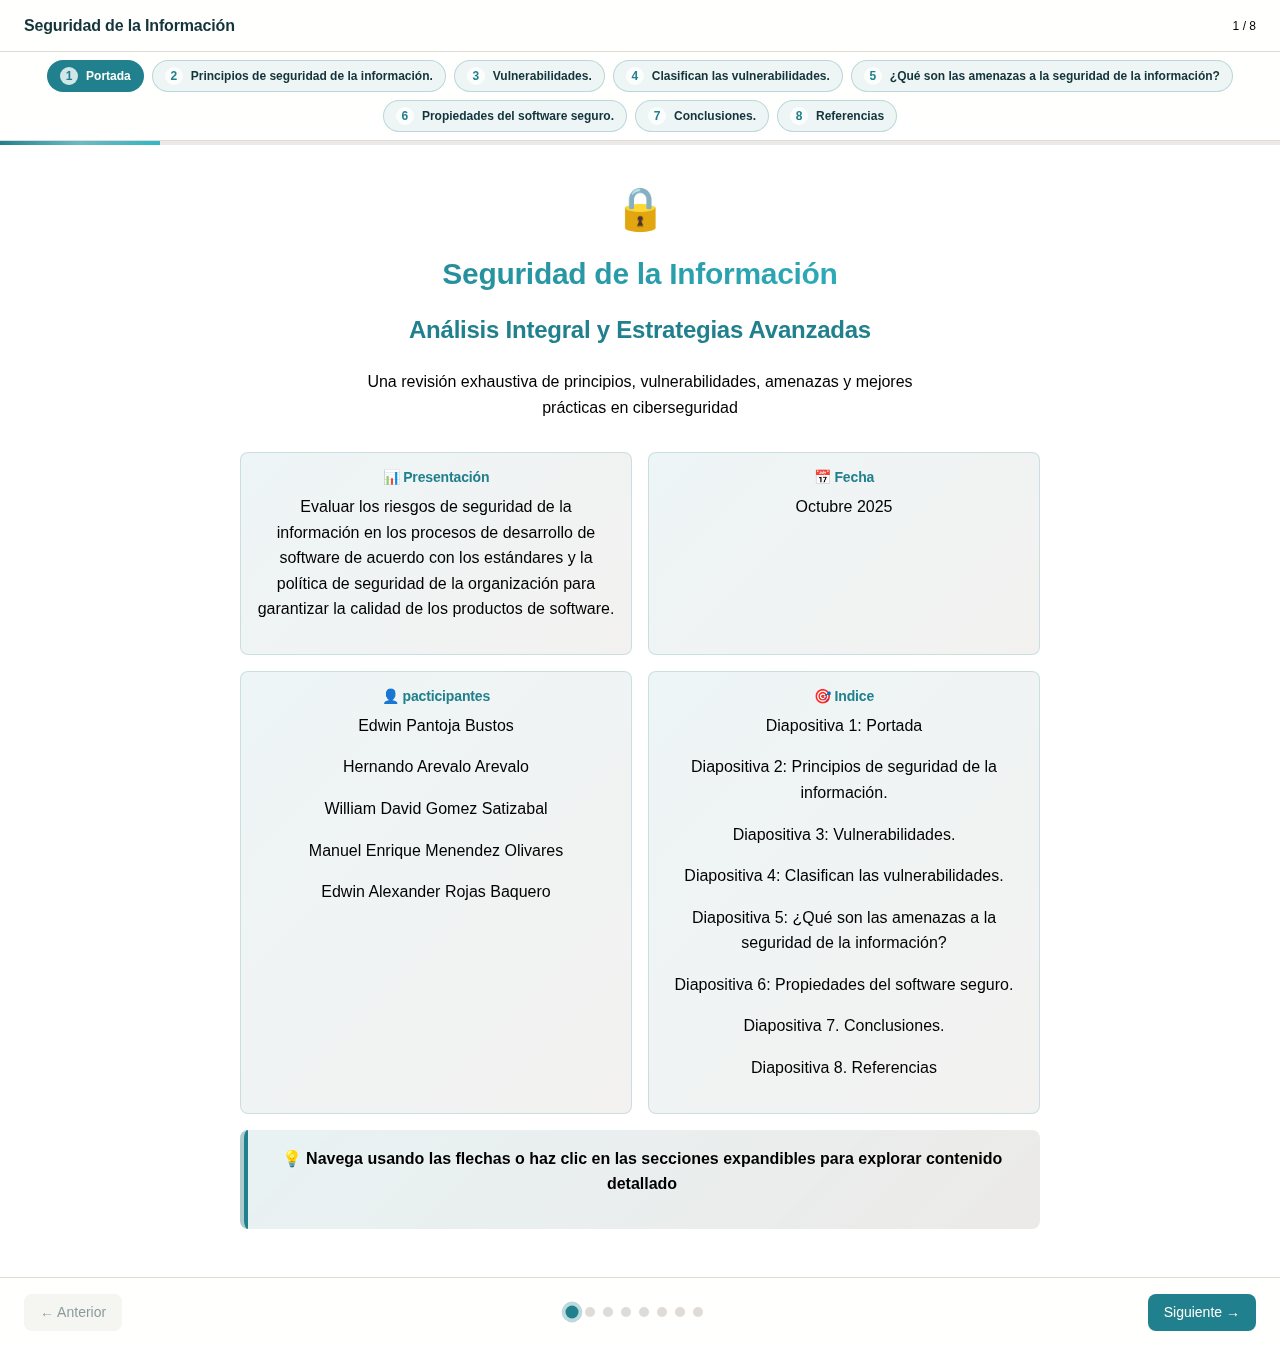
<file: index.html>
<!DOCTYPE html>
<html lang="es">
<head>
    <meta charset="UTF-8">
    <meta name="viewport" content="width=device-width, initial-scale=1.0">
    <title>Seguridad de la Información - Presentación Interactiva</title>
    <meta name="description" content="Presentación interactiva sobre Seguridad de la Información: principios, vulnerabilidades, amenazas y prácticas recomendadas.">
    <link rel="stylesheet" href="./styles.css?v=20251011-3">
</head>
<body>
    <div class="presentation-container">
        <!-- Header -->
        <header class="presentation-header">
            <h1 class="presentation-title">Seguridad de la Información</h1>
            <div class="slide-counter">
                <span id="currentSlide">1</span> / <span id="totalSlides">8</span>
            </div>
        </header>
        <nav class="presentation-nav" id="presentationNav" aria-label="Navegación de diapositivas"></nav>
        
        <!-- Progress Bar -->
        <div class="progress-bar">
            <div class="progress-fill" id="progressFill"></div>
        </div>
        
        <!-- Slides Container -->
        <main class="slide-container">
            <!-- Slide 1: Portada -->
            <div class="slide active">
                <div class="slide-content">
                    <div class="hero-header">
                        <div class="hero-icon">🔒</div>
                        <h1 class="gradient-title">Seguridad de la Información</h1>
                        <h2 class="presentation-subtitle">Análisis Integral y Estrategias Avanzadas</h2>
                        <p class="hero-description">Una revisión exhaustiva de principios, vulnerabilidades, amenazas y mejores prácticas en ciberseguridad</p>
                    </div>
                    
                    <div class="detail-grid">
                        <div class="detail-card">
                            <h4>📊 Presentación</h4>
                            <p class="no-margin text-secondary">Evaluar los riesgos de seguridad de la información en los procesos de desarrollo de
software de acuerdo con los estándares y la política de seguridad de la organización
para garantizar la calidad de los productos de software.</p>
                        </div>
                        <div class="detail-card">
                            <h4>📅 Fecha</h4>
                            <p class="no-margin text-secondary">Octubre 2025</p>
                        </div>
                        <div class="detail-card">
                            <h4>👤 pacticipantes</h4>
                            <p class="no-margin text-secondary">Edwin Pantoja Bustos</p>
                            <p class="no-margin text-secondary">Hernando Arevalo Arevalo</p>
                            <p class="no-margin text-secondary">William David Gomez Satizabal</p>
                            <p class="no-margin text-secondary">Manuel Enrique Menendez Olivares</p>
                            <p class="no-margin text-secondary">Edwin Alexander Rojas Baquero</p>
                        </div>
                        <div class="detail-card">
                            <h4>🎯 Indice </h4>
                            <p class="no-margin text-secondary">Diapositiva 1: Portada</p>
                            <p class="no-margin text-secondary">Diapositiva 2: Principios de seguridad de la información.</p>
                            <p class="no-margin text-secondary">Diapositiva 3: Vulnerabilidades.</p>
                            <p class="no-margin text-secondary">Diapositiva 4: Clasifican las vulnerabilidades.</p>
                            <p class="no-margin text-secondary">Diapositiva 5: ¿Qué son las amenazas a la seguridad de la información?</p>
                            <p class="no-margin text-secondary">Diapositiva 6: Propiedades del software seguro.</p>
                            <p class="no-margin text-secondary">Diapositiva 7. Conclusiones.</p>
                            <p class="no-margin text-secondary">Diapositiva 8. Referencias</p>

                        </div>
                    </div>
                    
                    <div class="highlight-box">
                        <p class="highlight-note">💡 <strong>Navega usando las flechas o haz clic en las secciones expandibles para explorar contenido detallado</strong></p>
                    </div>
                </div>
            </div>
            
            <!-- Slide 2: Principios de seguridad -->
            <div class="slide">
                <div class="slide-content">
                    <h2>Principios de seguridad de la información.</h2>
                    <div class="section-badge" aria-label="Responsable de la sección Principios de seguridad de la información.">
                        <span class="section-tag section-tag--role">Profesional</span>
                        <span class="section-tag">Participante: Manuel Enrique Menendez Olivares</span>
                    </div>
                    <p>Los fundamentos que rigen la protección de la información en sistemas digitales</p>
                    
                    <div class="slide-controls">
                        <button class="control-btn" onclick="expandAll(2)">📖 Expandir Todo</button>
                        <button class="control-btn" onclick="collapseAll(2)">📚 Contraer Todo</button>
                    </div>
                    
                    <div class="expandable-section">
                        <div class="expandable-header" onclick="toggleSection(this)">
                            <h3 class="expandable-title">🔺 Tríada CIA - Fundamentos Esenciales</h3>
                            <span class="expand-icon">▼</span>
                        </div>
                        <div class="expandable-content">
                            <div class="expandable-inner">
                                <div class="detail-grid">
                                    <div class="detail-card">
                                        <h4>🔒 Confidencialidad</h4>
                                        <p><strong>Definición:</strong> Protección de información sensible contra acceso no autorizado</p>
                                        <div class="detail-list">
                                            <div class="detail-list-heading">Ejemplos:</div>
                                            <li>Cifrado de datos personales en bases de datos</li>
                                            <li>Control de acceso basado en roles (RBAC)</li>
                                            <li>Clasificación de información por niveles</li>
                                        </div>
                                        <div class="mini-stat">
                                            <div class="mini-stat-value">AES-256</div>
                                            <div class="mini-stat-label">Estándar recomendado</div>
                                        </div>
                                    </div>
                                    
                                    <div class="detail-card">
                                        <h4>✅ Integridad</h4>
                                        <p><strong>Definición:</strong> Garantía de exactitud y completitud de datos durante su ciclo de vida</p>
                                        <div class="detail-list">
                                            <div class="detail-list-heading">Ejemplos:</div>
                                            <li>Hashes criptográficos para verificación</li>
                                            <li>Firmas digitales en documentos</li>
                                            <li>Checksums en transmisiones</li>
                                        </div>
                                        <div class="mini-stat">
                                            <div class="mini-stat-value">SHA-256</div>
                                            <div class="mini-stat-label">Hash recomendado</div>
                                        </div>
                                    </div>
                                    
                                    <div class="detail-card">
                                        <h4>🔄 Disponibilidad</h4>
                                        <p><strong>Definición:</strong> Acceso oportuno y confiable a información y servicios</p>
                                        <div class="detail-list">
                                            <div class="detail-list-heading">Ejemplos:</div>
                                            <li>Sistemas redundantes y failover</li>
                                            <li>Balanceadores de carga</li>
                                            <li>Planes de continuidad de negocio</li>
                                        </div>
                                        <div class="stats-row">
                                            <div class="mini-stat">
                                                <div class="mini-stat-value">99.9%</div>
                                                <div class="mini-stat-label">Uptime objetivo</div>
                                            </div>
                                            <div class="mini-stat">
                                                <div class="mini-stat-value">&lt;4h</div>
                                                <div class="mini-stat-label">RTO máximo</div>
                                            </div>
                                        </div>
                                    </div>
                                </div>
                            </div>
                        </div>
                    </div>
                    
                    <div class="expandable-section">
                        <div class="expandable-header" onclick="toggleSection(this)">
                            <h3 class="expandable-title">🛡️ Principios Adicionales de Seguridad</h3>
                            <span class="expand-icon">▼</span>
                        </div>
                        <div class="expandable-content">
                            <div class="expandable-inner">
                                <div class="detail-grid">
                                    <div class="detail-card">
                                        <h4>🆔 Autenticación</h4>
                                        <ul class="detail-list">
                                            <li>Biométrica</li>
                                            <li>Multi-factor (MFA)</li>
                                            <li>Certificados digitales</li>
                                            <li>Single Sign-On (SSO)</li>
                                        </ul>
                                    </div>
                                    
                                    <div class="detail-card">
                                        <h4>🎯 Autorización</h4>
                                        <ul class="detail-list">
                                            <li>RBAC (Role-Based Access Control)</li>
                                            <li>ABAC (Attribute-Based Access Control)</li>
                                            <li>Principio de menor privilegio</li>
                                            <li>Separación de funciones</li>
                                        </ul>
                                    </div>
                                    
                                    <div class="detail-card">
                                        <h4>📋 No Repudio</h4>
                                        <ul class="detail-list">
                                            <li>Firmas digitales</li>
                                            <li>Logs de auditoría</li>
                                            <li>Timestamps seguros</li>
                                            <li>Evidencia digital</li>
                                        </ul>
                                    </div>
                                </div>
                            </div>
                        </div>
                    </div>
                    
                    <div class="expandable-section">
                        <div class="expandable-header" onclick="toggleSection(this)">
                            <h3 class="expandable-title">📋 Estándares y Marcos de Referencia</h3>
                            <span class="expand-icon">▼</span>
                        </div>
                        <div class="expandable-content">
                            <div class="expandable-inner">
                                <div class="detail-grid">
                                    <div class="detail-card">
                                        <h4>ISO/IEC 27001</h4>
                                        <p>Sistema de Gestión de Seguridad de la Información</p>
                                        <div class="mini-stat">
                                            <div class="mini-stat-value">114</div>
                                            <div class="mini-stat-label">Controles en 14 dominios</div>
                                        </div>
                                    </div>
                                    
                                    <div class="detail-card">
                                        <h4>NIST Framework</h4>
                                        <p>Marco de Ciberseguridad del NIST</p>
                                        <ul class="detail-list">
                                            <li>Identify (Identificar)</li>
                                            <li>Protect (Proteger)</li>
                                            <li>Detect (Detectar)</li>
                                            <li>Respond (Responder)</li>
                                            <li>Recover (Recuperar)</li>
                                        </ul>
                                    </div>
                                    
                                    <div class="detail-card">
                                        <h4>GDPR</h4>
                                        <p>Reglamento General de Protección de Datos</p>
                                        <ul class="detail-list">
                                            <li>Privacy by Design</li>
                                            <li>Data Protection Impact Assessment</li>
                                            <li>Derecho al olvido</li>
                                        </ul>
                                    </div>
                                </div>
                            </div>
                        </div>
                    </div>
                </div>
            </div>
            
            <!-- Slide 3: Vulnerabilidades -->
            <div class="slide">
                <div class="slide-content">
                    <h2>Vulnerabilidades.</h2>
                    <div class="section-badge" aria-label="Responsable de la sección Vulnerabilidades.">
                        <span class="section-tag section-tag--role">Participante</span>
                        <span class="section-tag">Edwin Pantoja Bustos</span>
                    </div>
                    <p>Debilidades en sistemas que pueden ser explotadas por amenazas para comprometer la seguridad</p>
                    
                    <div class="slide-controls">
                        <button class="control-btn" onclick="expandAll(3)">📖 Expandir Todo</button>
                        <button class="control-btn" onclick="collapseAll(3)">📚 Contraer Todo</button>
                    </div>
                    
                    <div class="expandable-section">
                        <div class="expandable-header" onclick="toggleSection(this)">
                            <h3 class="expandable-title">🔍 OWASP Top 10 2021 - Vulnerabilidades Críticas</h3>
                            <span class="expand-icon">▼</span>
                        </div>
                        <div class="expandable-content">
                            <div class="expandable-inner">
                                <div class="stats-row">
                                    <div class="mini-stat">
                                        <div class="mini-stat-value">3.81%</div>
                                        <div class="mini-stat-label">Apps afectadas</div>
                                    </div>
                                    <div class="mini-stat">
                                        <div class="mini-stat-value">318k+</div>
                                        <div class="mini-stat-label">Ocurrencias</div>
                                    </div>
                                    <div class="mini-stat">
                                        <div class="mini-stat-value">94%</div>
                                        <div class="mini-stat-label">Apps probadas</div>
                                    </div>
                                </div>
                                
                                <div class="detail-grid">
                                    <div class="detail-card">
                                        <h4>A01: Control de Acceso Roto</h4>
                                        <p>Fallas que permiten a usuarios actuar fuera de sus permisos</p>
                                        <ul class="detail-list">
                                            <li>Manipulación de URL</li>
                                            <li>Escalación de privilegios</li>
                                            <li>Mala configuración CORS</li>
                                        </ul>
                                    </div>
                                    
                                    <div class="detail-card">
                                        <h4>A02: Fallas Criptográficas</h4>
                                        <p>Implementación incorrecta de criptografía</p>
                                        <ul class="detail-list">
                                            <li>Algoritmos débiles</li>
                                            <li>Mala gestión de claves</li>
                                            <li>Datos sin cifrar</li>
                                        </ul>
                                    </div>
                                    
                                    <div class="detail-card">
                                        <h4>A03: Inyección</h4>
                                        <p>Datos no confiables enviados como parte de comandos</p>
                                        <ul class="detail-list">
                                            <li>Inyección SQL</li>
                                            <li>Inyección NoSQL</li>
                                            <li>Cross-Site Scripting (XSS)</li>
                                        </ul>
                                    </div>
                                    
                                    <div class="detail-card">
                                        <h4>A04: Diseño Inseguro</h4>
                                        <p>Fallas en el diseño que comprometen la seguridad</p>
                                        <ul class="detail-list">
                                            <li>Falta de threat modeling</li>
                                            <li>Patrones de diseño inseguros</li>
                                            <li>Arquitecturas vulnerables</li>
                                        </ul>
                                    </div>
                                    
                                    <div class="detail-card">
                                        <h4>A05: Configuración Incorrecta</h4>
                                        <p>90% de apps probadas, 4.5% incidencia</p>
                                        <ul class="detail-list">
                                            <li>Cuentas por defecto</li>
                                            <li>Servicios innecesarios</li>
                                            <li>Errores detallados</li>
                                        </ul>
                                    </div>
                                </div>
                            </div>
                        </div>
                    </div>
                    
                    <div class="expandable-section">
                        <div class="expandable-header" onclick="toggleSection(this)">
                            <h3 class="expandable-title">📊 Estadísticas Globales y Tendencias</h3>
                            <span class="expand-icon">▼</span>
                        </div>
                        <div class="expandable-content">
                            <div class="expandable-inner">
                                <div class="stats-row">
                                    <div class="mini-stat">
                                        <div class="mini-stat-value">280k+</div>
                                        <div class="mini-stat-label">CVEs en base de datos</div>
                                    </div>
                                    <div class="mini-stat">
                                        <div class="mini-stat-value">32%</div>
                                        <div class="mini-stat-label">Aumento en 2024</div>
                                    </div>
                                    <div class="mini-stat">
                                        <div class="mini-stat-value">60-90</div>
                                        <div class="mini-stat-label">Días promedio para parchear</div>
                                    </div>
                                </div>
                                
                                <div class="highlight-box">
                                    <h4 class="highlight-title">Impacto Económico</h4>
                                    <p class="no-margin">El costo promedio de una violación de datos ha alcanzado los <strong>$4.45 millones USD</strong>, con un tiempo promedio de <strong>277 días</strong> para identificar y contener la brecha.</p>
                                </div>
                            </div>
                        </div>
                    </div>
                    
                    <div class="expandable-section">
                        <div class="expandable-header" onclick="toggleSection(this)">
                            <h3 class="expandable-title">🛠️ Tipos de Vulnerabilidades por Categoría</h3>
                            <span class="expand-icon">▼</span>
                        </div>
                        <div class="expandable-content">
                            <div class="expandable-inner">
                                <div class="detail-grid">
                                    <div class="detail-card">
                                        <h4>💻 Software</h4>
                                        <ul class="detail-list">
                                            <li>Buffer overflow</li>
                                            <li>Race conditions</li>
                                            <li>Errores de validación</li>
                                            <li>Manejo inseguro de memoria</li>
                                        </ul>
                                        <p class="detail-subtext">Lenguajes afectados: C/C++, Java, JavaScript, Python</p>
                                    </div>
                                    
                                    <div class="detail-card">
                                        <h4>🌐 Red</h4>
                                        <ul class="detail-list">
                                            <li>Puertos abiertos</li>
                                            <li>Protocolos débiles</li>
                                            <li>Firewall mal configurado</li>
                                            <li>Sniffing de tráfico</li>
                                        </ul>
                                        <p class="detail-subtext">Herramientas: Nmap, Nessus, OpenVAS</p>
                                    </div>
                                    
                                    <div class="detail-card">
                                        <h4>👤 Humanas</h4>
                                        <ul class="detail-list">
                                            <li>Ingeniería social</li>
                                            <li>Contraseñas débiles</li>
                                            <li>Susceptibilidad al phishing</li>
                                            <li>Falta de concienciación</li>
                                        </ul>
                                        <p class="detail-subtext">Prevención: Entrenamiento y simulacros</p>
                                    </div>
                                    
                                    <div class="detail-card">
                                        <h4>🖥️ Físicas</h4>
                                        <ul class="detail-list">
                                            <li>Instalaciones no aseguradas</li>
                                            <li>Manipulación de hardware</li>
                                            <li>Robo de datos</li>
                                            <li>Acceso no autorizado</li>
                                        </ul>
                                        <p class="detail-subtext">Controles: Cámaras, acceso biométrico</p>
                                    </div>
                                </div>
                            </div>
                        </div>
                    </div>
                </div>
            </div>
            
            <!-- Slide 4: Clasificación de vulnerabilidades -->
            <div class="slide">
                <div class="slide-content">
                    <h2>Clasifican las vulnerabilidades.</h2>
                    <div class="section-badge" aria-label="Responsable de la sección Clasifican las vulnerabilidades.">
                        <span class="section-tag section-tag--role">Participante</span>
                        <span class="section-tag">Hernando Arevalo Arevalo</span>
                    </div>
                    <p>Sistema Común de Puntuación de Vulnerabilidades mantenido por FIRST</p>
                    
                    <div class="slide-controls">
                        <button class="control-btn" onclick="expandAll(4)">📖 Expandir Todo</button>
                        <button class="control-btn" onclick="collapseAll(4)">📚 Contraer Todo</button>
                    </div>
                    
                    <div class="cvss-scale">
                        <div class="cvss-category cvss-critical">
                            <h4>Crítica</h4>
                            <p>9.0 - 10.0</p>
                        </div>
                        <div class="cvss-category cvss-high">
                            <h4>Alta</h4>
                            <p>7.0 - 8.9</p>
                        </div>
                        <div class="cvss-category cvss-medium">
                            <h4>Media</h4>
                            <p>4.0 - 6.9</p>
                        </div>
                        <div class="cvss-category cvss-low">
                            <h4>Baja</h4>
                            <p>0.1 - 3.9</p>
                        </div>
                    </div>
                    
                    <div class="expandable-section">
                        <div class="expandable-header" onclick="toggleSection(this)">
                            <h3 class="expandable-title">🎯 Métricas Base - Características Inherentes</h3>
                            <span class="expand-icon">▼</span>
                        </div>
                        <div class="expandable-content">
                            <div class="expandable-inner">
                                <div class="detail-grid">
                                    <div class="detail-card">
                                        <h4>Vector de Ataque (AV)</h4>
                                        <ul class="detail-list">
                                            <li><strong>Network:</strong> Explotable remotamente</li>
                                            <li><strong>Adjacent:</strong> Acceso a red local requerido</li>
                                            <li><strong>Local:</strong> Acceso local necesario</li>
                                            <li><strong>Physical:</strong> Acceso físico requerido</li>
                                        </ul>
                                    </div>
                                    
                                    <div class="detail-card">
                                        <h4>Complejidad de Ataque (AC)</h4>
                                        <ul class="detail-list">
                                            <li><strong>Low:</strong> Condiciones especializadas no requeridas</li>
                                            <li><strong>High:</strong> Condiciones específicas necesarias</li>
                                        </ul>
                                    </div>
                                    
                                    <div class="detail-card">
                                        <h4>Privilegios Requeridos (PR)</h4>
                                        <ul class="detail-list">
                                            <li><strong>None:</strong> Sin autenticación requerida</li>
                                            <li><strong>Low:</strong> Privilegios básicos necesarios</li>
                                            <li><strong>High:</strong> Privilegios administrativos</li>
                                        </ul>
                                    </div>
                                    
                                    <div class="detail-card">
                                        <h4>Interacción del Usuario (UI)</h4>
                                        <ul class="detail-list">
                                            <li><strong>None:</strong> Sin interacción del usuario</li>
                                            <li><strong>Required:</strong> Interacción necesaria</li>
                                        </ul>
                                    </div>
                                </div>
                                
                                <div class="highlight-box">
                                    <h4 class="highlight-title">Impactos (C-I-A)</h4>
                                    <p class="no-margin"><strong>Confidencialidad, Integridad, Disponibilidad:</strong> Cada uno evaluado como None, Low o High según el impacto en el componente afectado.</p>
                                </div>
                            </div>
                        </div>
                    </div>
                    
                    <div class="expandable-section">
                        <div class="expandable-header" onclick="toggleSection(this)">
                            <h3 class="expandable-title">⏱️ Métricas Temporales y Ambientales</h3>
                            <span class="expand-icon">▼</span>
                        </div>
                        <div class="expandable-content">
                            <div class="expandable-inner">
                                <div class="detail-grid">
                                    <div class="detail-card">
                                        <h4>Métricas Temporales</h4>
                                        <ul class="detail-list">
                                            <li><strong>Exploit Code Maturity:</strong> Disponibilidad de código</li>
                                            <li><strong>Remediation Level:</strong> Parches oficiales</li>
                                            <li><strong>Report Confidence:</strong> Confianza en el reporte</li>
                                        </ul>
                                    </div>
                                    
                                    <div class="detail-card">
                                        <h4>Métricas Ambientales</h4>
                                        <ul class="detail-list">
                                            <li><strong>Security Requirements:</strong> Importancia para la org.</li>
                                            <li><strong>Modified Base Metrics:</strong> Ajustes por controles existentes</li>
                                        </ul>
                                    </div>
                                </div>
                            </div>
                        </div>
                    </div>
                    
                    <div class="expandable-section">
                        <div class="expandable-header" onclick="toggleSection(this)">
                            <h3 class="expandable-title">⚠️ Limitaciones de CVSS y Alternativas</h3>
                            <span class="expand-icon">▼</span>
                        </div>
                        <div class="expandable-content">
                            <div class="expandable-inner">
                                <div class="detail-grid">
                                    <div class="detail-card">
                                        <h4>🚨 Limitaciones</h4>
                                        <ul class="detail-list">
                                            <li>No considera explotabilidad real</li>
                                            <li>No incluye contexto del negocio</li>
                                            <li>Puntuaciones estáticas</li>
                                            <li>No refleja amenazas actuales</li>
                                        </ul>
                                    </div>
                                    
                                    <div class="detail-card">
                                        <h4>🔄 EPSS (Alternativa)</h4>
                                        <p><strong>Exploit Prediction Scoring System</strong></p>
                                        <p>Predice la probabilidad de explotación basada en datos de amenazas reales y actividad de exploits.</p>
                                    </div>
                                    
                                    <div class="detail-card">
                                        <h4>🎯 VPR (Alternativa)</h4>
                                        <p><strong>Vulnerability Priority Rating</strong></p>
                                        <p>Incorpora contexto del negocio y amenazas actuales para una priorización más efectiva.</p>
                                    </div>
                                </div>
                                
                                <div class="stats-row">
                                    <div class="mini-stat">
                                        <div class="mini-stat-value">v4.0</div>
                                        <div class="mini-stat-label">Versión actual (2023)</div>
                                    </div>
                                    <div class="mini-stat">
                                        <div class="mini-stat-value">FIRST</div>
                                        <div class="mini-stat-label">Organización mantenedora</div>
                                    </div>
                                </div>
                            </div>
                        </div>
                    </div>
                </div>
            </div>
            
            <!-- Slide 5: Amenazas de seguridad -->
            <div class="slide">
                <div class="slide-content">
                    <h2>¿Qué son las amenazas a la seguridad de la información?</h2>
                    <div class="section-badge" aria-label="Responsable de la sección ¿Qué son las amenazas a la seguridad de la información?">
                        <span class="section-tag section-tag--role">Participante</span>
                        <span class="section-tag">William David Gomez Satizabal</span>
                    </div>
                    <p>Panorama actual de amenazas cibernéticas y actores maliciosos</p>
                    
                    <div class="slide-controls">
                        <button class="control-btn" onclick="expandAll(5)">📖 Expandir Todo</button>
                        <button class="control-btn" onclick="collapseAll(5)">📚 Contraer Todo</button>
                    </div>
                    
                    <div class="stats-row">
                        <div class="mini-stat">
                            <div class="mini-stat-value">$4.45M</div>
                            <div class="mini-stat-label">Costo promedio de breach</div>
                        </div>
                        <div class="mini-stat">
                            <div class="mini-stat-value">277</div>
                            <div class="mini-stat-label">Días para identificar</div>
                        </div>
                        <div class="mini-stat">
                            <div class="mini-stat-value">83%</div>
                            <div class="mini-stat-label">Orgs. con múltiples breaches</div>
                        </div>
                        <div class="mini-stat">
                            <div class="mini-stat-value">91%</div>
                            <div class="mini-stat-label">Ataques inician con phishing</div>
                        </div>
                    </div>
                    
                    <div class="expandable-section">
                        <div class="expandable-header" onclick="toggleSection(this)">
                            <h3 class="expandable-title">🦠 Malware - Software Malicioso</h3>
                            <span class="expand-icon">▼</span>
                        </div>
                        <div class="expandable-content">
                            <div class="expandable-inner">
                                <div class="detail-grid">
                                    <div class="detail-card">
                                        <h4>📜 Virus</h4>
                                        <p>Código que se replica modificando otros programas</p>
                                        <ul class="detail-list">
                                            <li>Requiere archivo host</li>
                                            <li>Se activa cuando se ejecuta el host</li>
                                            <li>Puede dañar o eliminar archivos</li>
                                        </ul>
                                    </div>
                                    
                                    <div class="detail-card">
                                        <h4>🐎 Troyanos</h4>
                                        <p>Software malicioso disfrazado como legítimo</p>
                                        <ul class="detail-list">
                                            <li>No se replica automáticamente</li>
                                            <li>Crea backdoors en sistemas</li>
                                            <li>Permite acceso remoto no autorizado</li>
                                        </ul>
                                    </div>
                                    
                                    <div class="detail-card">
                                        <h4>🔒 Ransomware</h4>
                                        <p>Cifra datos y exige rescate por la recuperación</p>
                                        <ul class="detail-list">
                                            <li><strong>WannaCry:</strong> Ataque global 2017</li>
                                            <li><strong>NotPetya:</strong> $10 bil. en daños</li>
                                            <li><strong>Ryuk:</strong> Dirigido a hospitales</li>
                                            <li><strong>Conti:</strong> Ransomware-as-a-Service</li>
                                        </ul>
                                        <div class="mini-stat">
                                            <div class="mini-stat-value">$4.54M</div>
                                            <div class="mini-stat-label">Costo promedio por incidente</div>
                                        </div>
                                    </div>
                                    
                                    <div class="detail-card">
                                        <h4>🕵️ Spyware & Rootkits</h4>
                                        <p>Recopila información y oculta presencia maliciosa</p>
                                        <ul class="detail-list">
                                            <li>Monitoreo de actividad del usuario</li>
                                            <li>Robo de credenciales</li>
                                            <li>Ocultación de otros malware</li>
                                        </ul>
                                    </div>
                                </div>
                            </div>
                        </div>
                    </div>
                    
                    <div class="expandable-section">
                        <div class="expandable-header" onclick="toggleSection(this)">
                            <h3 class="expandable-title">🎣 Phishing y Ingeniería Social</h3>
                            <span class="expand-icon">▼</span>
                        </div>
                        <div class="expandable-content">
                            <div class="expandable-inner">
                                <div class="detail-grid">
                                    <div class="detail-card">
                                        <h4>📬 Email Phishing</h4>
                                        <p>Correos fraudulentos para robar credenciales</p>
                                        <ul class="detail-list">
                                            <li>Suplantación de entidades conocidas</li>
                                            <li>URLs maliciosas</li>
                                            <li>Adjuntos infectados</li>
                                        </ul>
                                    </div>
                                    
                                    <div class="detail-card">
                                        <h4>🎯 Spear Phishing</h4>
                                        <p>Ataques dirigidos a individuos específicos</p>
                                        <ul class="detail-list">
                                            <li>Investigación previa de la víctima</li>
                                            <li>Mensajes personalizados</li>
                                            <li>Mayor tasa de éxito</li>
                                        </ul>
                                    </div>
                                    
                                    <div class="detail-card">
                                        <h4>🐋 Whale Phishing</h4>
                                        <p>Dirigido a ejecutivos de alto nivel</p>
                                        <ul class="detail-list">
                                            <li>Objetivos de alto valor</li>
                                            <li>Acceso privilegiado</li>
                                            <li>Impacto organizacional severo</li>
                                        </ul>
                                    </div>
                                    
                                    <div class="detail-card">
                                        <h4>📱 Vishing &amp; Smishing</h4>
                                        <p>Phishing por voz y SMS</p>
                                        <ul class="detail-list">
                                            <li><strong>Vishing:</strong> Llamadas fraudulentas</li>
                                            <li><strong>Smishing:</strong> SMS maliciosos</li>
                                            <li>Explotación de confianza telefónica</li>
                                        </ul>
                                    </div>
                                </div>
                            </div>
                        </div>
                    </div>
                    
                    <div class="expandable-section">
                        <div class="expandable-header" onclick="toggleSection(this)">
                            <h3 class="expandable-title">🔥 Ataques DDoS y APT</h3>
                            <span class="expand-icon">▼</span>
                        </div>
                        <div class="expandable-content">
                            <div class="expandable-inner">
                                <div class="detail-grid">
                                    <div class="detail-card">
                                        <h4>🌊 DDoS - Denegación de Servicio</h4>
                                        <ul class="detail-list">
                                            <li><strong>Volumétrico:</strong> Saturación de ancho de banda</li>
                                            <li><strong>Protocolo:</strong> Explotación de protocolos de red</li>
                                            <li><strong>Aplicación:</strong> Ataques a capa 7</li>
                                        </ul>
                                        <div class="mini-stat">
                                            <div class="mini-stat-value">$20-40k</div>
                                            <div class="mini-stat-label">Pérdidas por hora</div>
                                        </div>
                                    </div>
                                    
                                    <div class="detail-card">
                                        <h4>🏹 APT - Advanced Persistent Threats</h4>
                                        <p>Ataques sostenidos y sigilosos</p>
                                        <ul class="detail-list">
                                            <li><strong>APT1:</strong> Grupo chino, ciberespionaje</li>
                                            <li><strong>Lazarus:</strong> Corea del Norte, ataques financieros</li>
                                            <li><strong>Cozy Bear:</strong> Rusia, espionaje gubernamental</li>
                                            <li><strong>Fancy Bear:</strong> Rusia, operaciones militares</li>
                                        </ul>
                                    </div>
                                </div>
                                
                                <div class="highlight-box">
                                    <h4 class="highlight-title">Características APT</h4>
                                    <ul class="unstyled-list">
                                        <li>• Múltiples etapas de ataque</li>
                                        <li>• Persistencia a largo plazo</li>
                                        <li>• Objetivos específicos y valiosos</li>
                                        <li>• Tácticas avanzadas de evasión</li>
                                    </ul>
                                </div>
                            </div>
                        </div>
                    </div>
                    
                    <div class="expandable-section">
                        <div class="expandable-header" onclick="toggleSection(this)">
                            <h3 class="expandable-title">🔮 Amenazas Emergentes y Futuras</h3>
                            <span class="expand-icon">▼</span>
                        </div>
                        <div class="expandable-content">
                            <div class="expandable-inner">
                                <div class="detail-grid">
                                    <div class="detail-card">
                                        <h4>🤖 IA Maliciosa</h4>
                                        <p>Ataques potenciados por inteligencia artificial</p>
                                        <ul class="detail-list">
                                            <li>Generación automática de phishing</li>
                                            <li>Evasión de sistemas de detección</li>
                                            <li>Ataques adaptativos en tiempo real</li>
                                        </ul>
                                    </div>
                                    
                                    <div class="detail-card">
                                        <h4>🌐 IoT Botnets</h4>
                                        <p>Dispositivos IoT comprometidos</p>
                                        <ul class="detail-list">
                                            <li>Mirai botnet</li>
                                            <li>Cámaras de seguridad</li>
                                            <li>Dispositivos domésticos inteligentes</li>
                                        </ul>
                                    </div>
                                    
                                    <div class="detail-card">
                                        <h4>🔗 Supply Chain</h4>
                                        <p>Ataques a proveedores y dependencias</p>
                                        <ul class="detail-list">
                                            <li>SolarWinds hack</li>
                                            <li>Repositorios comprometidos</li>
                                            <li>Componentes maliciosos</li>
                                        </ul>
                                    </div>
                                    
                                    <div class="detail-card">
                                        <h4>🎥 Deepfakes</h4>
                                        <p>Manipulación de audio/video para engaño</p>
                                        <ul class="detail-list">
                                            <li>Suplantación de identidad</li>
                                            <li>Manipulación de opiniones</li>
                                            <li>Fraude empresarial</li>
                                        </ul>
                                    </div>
                                </div>
                            </div>
                        </div>
                    </div>
                </div>
            </div>
            
            <!-- Slide 6: Propiedades del software seguro -->
            <div class="slide">
                <div class="slide-content">
                    <h2>Propiedades del software seguro.</h2>
                    <div class="section-badge" aria-label="Responsable de la sección Propiedades del software seguro.">
                        <span class="section-tag section-tag--role">Participante</span>
                        <span class="section-tag">Edwin Alexander Rojas Baquero</span>
                    </div>
                    <p>Desarrollo seguro por diseño y mejores prácticas en el ciclo de vida del software</p>
                    
                    <div class="slide-controls">
                        <button class="control-btn" onclick="expandAll(6)">📖 Expandir Todo</button>
                        <button class="control-btn" onclick="collapseAll(6)">📚 Contraer Todo</button>
                    </div>
                    
                    <div class="expandable-section">
                        <div class="expandable-header" onclick="toggleSection(this)">
                            <h3 class="expandable-title">🛡️ Secure by Design - Seguridad por Diseño</h3>
                            <span class="expand-icon">▼</span>
                        </div>
                        <div class="expandable-content">
                            <div class="expandable-inner">
                                <div class="highlight-box">
                                    <h4 class="highlight-title">Principios Fundamentales</h4>
                                    <ul class="unstyled-list">
                                        <li>• Seguridad como requisito fundamental, no complemento</li>
                                        <li>• Threat modeling desde etapas tempranas</li>
                                        <li>• Arquitectura defensiva con controles en capas</li>
                                    </ul>
                                </div>
                                
                                <div class="stats-row">
                                    <div class="mini-stat">
                                        <div class="mini-stat-value">10x</div>
                                        <div class="mini-stat-label">Menor costo de corrección</div>
                                    </div>
                                    <div class="mini-stat">
                                        <div class="mini-stat-value">50%</div>
                                        <div class="mini-stat-label">Reducción de vulnerabilidades</div>
                                    </div>
                                </div>
                            </div>
                        </div>
                    </div>
                    
                    <div class="expandable-section">
                        <div class="expandable-header" onclick="toggleSection(this)">
                            <h3 class="expandable-title">📋 Principios OWASP de Codificación Segura</h3>
                            <span class="expand-icon">▼</span>
                        </div>
                        <div class="expandable-content">
                            <div class="expandable-inner">
                                <div class="detail-grid">
                                    <div class="detail-card">
                                        <h4>Minimize Attack Surface</h4>
                                        <p>Reducir funcionalidades expuestas al mínimo necesario</p>
                                    </div>
                                    
                                    <div class="detail-card">
                                        <h4>Secure Defaults</h4>
                                        <p>Configuraciones seguras por defecto</p>
                                    </div>
                                    
                                    <div class="detail-card">
                                        <h4>Least Privilege</h4>
                                        <p>Mínimos permisos necesarios para funcionar</p>
                                    </div>
                                    
                                    <div class="detail-card">
                                        <h4>Defense in Depth</h4>
                                        <p>Múltiples capas de seguridad</p>
                                    </div>
                                    
                                    <div class="detail-card">
                                        <h4>Fail Securely</h4>
                                        <p>Fallar de manera segura, no abierta</p>
                                    </div>
                                    
                                    <div class="detail-card">
                                        <h4>Don't Trust Services</h4>
                                        <p>Validar todos los servicios externos</p>
                                    </div>
                                </div>
                            </div>
                        </div>
                    </div>
                    
                    <div class="expandable-section">
                        <div class="expandable-header" onclick="toggleSection(this)">
                            <h3 class="expandable-title">🔐 Prácticas de Codificación Segura</h3>
                            <span class="expand-icon">▼</span>
                        </div>
                        <div class="expandable-content">
                            <div class="expandable-inner">
                                <div class="detail-grid">
                                    <div class="detail-card">
                                        <h4>✅ Validación de Entrada</h4>
                                        <ul class="detail-list">
                                            <li>Validación obligatoria en servidor</li>
                                            <li>Listas permitidas vs denegadas</li>
                                            <li>Canonicalización antes de validar</li>
                                            <li>Verificación de longitud y tipos</li>
                                        </ul>
                                    </div>
                                    
                                    <div class="detail-card">
                                        <h4>📝 Codificación de Salida</h4>
                                        <ul class="detail-list">
                                            <li>Codificación según contexto</li>
                                            <li>HTML encoding para contenido web</li>
                                            <li>URL encoding para enlaces</li>
                                            <li>SQL encoding para consultas</li>
                                        </ul>
                                    </div>
                                    
                                    <div class="detail-card">
                                        <h4>🔑 Criptografía</h4>
                                        <ul class="detail-list">
                                            <li><strong>Algoritmos:</strong> AES-256, RSA-2048+</li>
                                            <li><strong>Hashing:</strong> SHA-256 o superior</li>
                                            <li><strong>Claves:</strong> Gestión segura</li>
                                            <li><strong>Aleatorios:</strong> Generadores criptográficos</li>
                                        </ul>
                                    </div>
                                    
                                    <div class="detail-card">
                                        <h4>👤 Autenticación</h4>
                                        <ul class="detail-list">
                                            <li>Políticas robustas de contraseñas</li>
                                            <li>Multi-factor authentication (MFA)</li>
                                            <li>Gestión segura de sesiones</li>
                                            <li>Bloqueo por intentos fallidos</li>
                                        </ul>
                                    </div>
                                </div>
                            </div>
                        </div>
                    </div>
                    
                    <div class="expandable-section">
                        <div class="expandable-header" onclick="toggleSection(this)">
                            <h3 class="expandable-title">🔄 SSDLC y DevSecOps</h3>
                            <span class="expand-icon">▼</span>
                        </div>
                        <div class="expandable-content">
                            <div class="expandable-inner">
                                <div class="detail-grid">
                                    <div class="detail-card">
                                        <h4>📋 Secure SDLC</h4>
                                        <ul class="detail-list">
                                            <li><strong>Requirements:</strong> Requerimientos de seguridad</li>
                                            <li><strong>Design:</strong> Threat modeling</li>
                                            <li><strong>Implementation:</strong> Codificación segura</li>
                                            <li><strong>Testing:</strong> SAST, DAST, IAST</li>
                                            <li><strong>Deployment:</strong> Configuración segura</li>
                                        </ul>
                                    </div>
                                    
                                    <div class="detail-card">
                                        <h4>🚀 DevSecOps</h4>
                                        <ul class="detail-list">
                                            <li><strong>Shift Left:</strong> Seguridad desde desarrollo</li>
                                            <li><strong>Automation:</strong> Análisis automatizado</li>
                                            <li><strong>Monitoring:</strong> Supervisión continua</li>
                                            <li><strong>Feedback:</strong> Bucles de retroalimentación</li>
                                        </ul>
                                    </div>
                                </div>
                                
                                <div class="highlight-box">
                                    <h4 class="highlight-title">Herramientas Recomendadas</h4>
                                    <div class="stats-row">
                                        <div class="mini-stat">
                                            <div class="mini-stat-value">SAST</div>
                                            <div class="mini-stat-label">SonarQube, Veracode</div>
                                        </div>
                                        <div class="mini-stat">
                                            <div class="mini-stat-value">DAST</div>
                                            <div class="mini-stat-label">OWASP ZAP, Burp</div>
                                        </div>
                                        <div class="mini-stat">
                                            <div class="mini-stat-value">SCA</div>
                                            <div class="mini-stat-label">Snyk, WhiteSource</div>
                                        </div>
                                    </div>
                                </div>
                            </div>
                        </div>
                    </div>
                </div>
            </div>
            
            <!-- Slide 7: Conclusiones -->
            <div class="slide">
                <div class="slide-content">
                    <h2>Conclusiones.</h2>
                    <p>Puntos clave y recomendaciones para una estrategia efectiva de seguridad</p>
                    
                    <div class="conclusions-grid">
                        <div class="conclusion-section">
                            <h3 class="conclusion-title">Puntos Clave</h3>
                            <ul class="practices-list">
                                <li>La seguridad requiere un enfoque integral</li>
                                <li>Las vulnerabilidades están en constante evolución</li>
                                <li>La capacitación del personal es fundamental</li>
                                <li>La prevención es más eficaz que la corrección</li>
                                <li>Los marcos estándar proporcionan guías valiosas</li>
                            </ul>
                        </div>
                        
                        <div class="conclusion-section">
                            <h3 class="conclusion-title">Recomendaciones</h3>
                            <ul class="practices-list">
                                <li>Implementar controles de seguridad en capas</li>
                                <li>Mantener software actualizado y parcheado</li>
                                <li>Realizar evaluaciones regulares</li>
                                <li>Educar continuamente al personal</li>
                                <li>Desarrollar planes de respuesta a incidentes</li>
                            </ul>
                        </div>
                    </div>
                    
                    <div class="cta-box">
                        <h4 class="cta-title">🎯 Llamado a la Acción</h4>
                        <p class="cta-text">La seguridad de la información es responsabilidad de todos. Implementa estas prácticas y mantente actualizado con las últimas amenazas y soluciones.</p>
                    </div>
                </div>
            </div>
            
            <!-- Slide 8: Referencias -->
            <div class="slide">
                <div class="slide-content">
                    <h2>Referencias</h2>
                    <p>Fuentes autoritativas y recursos para continuar el aprendizaje en ciberseguridad</p>
                    
                    <div class="slide-controls">
                        <button class="control-btn" onclick="expandAll(8)">📖 Expandir Todo</button>
                        <button class="control-btn" onclick="collapseAll(8)">📚 Contraer Todo</button>
                    </div>
                    
                    <div class="expandable-section">
                        <div class="expandable-header" onclick="toggleSection(this)">
                            <h3 class="expandable-title">🏢 Organizaciones y Estándares</h3>
                            <span class="expand-icon">▼</span>
                        </div>
                        <div class="expandable-content">
                            <div class="expandable-inner">
                                <div class="detail-grid">
                                    <div class="detail-card">
                                        <h4>OWASP</h4>
                                        <p><strong>Open Web Application Security Project</strong></p>
                                        <ul class="detail-list">
                                            <li>Top 10 Web Application Risks</li>
                                            <li>ASVS - Application Security Verification</li>
                                            <li>Testing Guide</li>
                                            <li>Code Review Guide</li>
                                        </ul>
                                    </div>
                                    
                                    <div class="detail-card">
                                        <h4>NIST</h4>
                                        <p><strong>National Institute of Standards</strong></p>
                                        <ul class="detail-list">
                                            <li>Cybersecurity Framework</li>
                                            <li>SP 800-53 - Security Controls</li>
                                            <li>SP 800-37 - Risk Management</li>
                                            <li>Privacy Framework</li>
                                        </ul>
                                    </div>
                                    
                                    <div class="detail-card">
                                        <h4>FIRST</h4>
                                        <p><strong>Forum of Incident Response</strong></p>
                                        <ul class="detail-list">
                                            <li>CVSS - Vulnerability Scoring</li>
                                            <li>TLPWG - Traffic Light Protocol</li>
                                            <li>Incident Response</li>
                                            <li>Threat Intelligence</li>
                                        </ul>
                                    </div>
                                    
                                    <div class="detail-card">
                                        <h4>SANS Institute</h4>
                                        <p><strong>Training & Research</strong></p>
                                        <ul class="detail-list">
                                            <li>Top 25 Most Dangerous CWEs</li>
                                            <li>Critical Security Controls</li>
                                            <li>Research Papers</li>
                                            <li>Training Programs</li>
                                        </ul>
                                    </div>
                                </div>
                            </div>
                        </div>
                    </div>
                    
                    <div class="expandable-section">
                        <div class="expandable-header" onclick="toggleSection(this)">
                            <h3 class="expandable-title">📋 Marcos y Estándares Técnicos</h3>
                            <span class="expand-icon">▼</span>
                        </div>
                        <div class="expandable-content">
                            <div class="expandable-inner">
                                <div class="detail-grid">
                                    <div class="detail-card">
                                        <h4>ISO/IEC Standards</h4>
                                        <ul class="detail-list">
                                            <li><strong>27001:</strong> ISMS Management</li>
                                            <li><strong>27002:</strong> Code of Practice</li>
                                            <li><strong>27035:</strong> Incident Management</li>
                                            <li><strong>27005:</strong> Risk Management</li>
                                        </ul>
                                    </div>
                                    
                                    <div class="detail-card">
                                        <h4>Industry Standards</h4>
                                        <ul class="detail-list">
                                            <li><strong>PCI DSS:</strong> Payment Card Security</li>
                                            <li><strong>GDPR:</strong> Data Protection (EU)</li>
                                            <li><strong>SOX:</strong> Sarbanes-Oxley Act</li>
                                            <li><strong>HIPAA:</strong> Healthcare Privacy</li>
                                        </ul>
                                    </div>
                                    
                                    <div class="detail-card">
                                        <h4>Technical Resources</h4>
                                        <ul class="detail-list">
                                            <li><strong>CVE:</strong> Common Vulnerabilities</li>
                                            <li><strong>NVD:</strong> National Vulnerability DB</li>
                                            <li><strong>MITRE ATT&amp;CK:</strong> Tactics Framework</li>
                                            <li><strong>CAPEC:</strong> Attack Patterns</li>
                                        </ul>
                                    </div>
                                </div>
                            </div>
                        </div>
                    </div>
                    
                    <div class="expandable-section">
                        <div class="expandable-header" onclick="toggleSection(this)">
                            <h3 class="expandable-title">🛠️ Herramientas y Certificaciones</h3>
                            <span class="expand-icon">▼</span>
                        </div>
                        <div class="expandable-content">
                            <div class="expandable-inner">
                                <div class="detail-grid">
                                    <div class="detail-card">
                                        <h4>Security Tools</h4>
                                        <ul class="detail-list">
                                            <li><strong>Scanners:</strong> Nessus, OpenVAS</li>
                                            <li><strong>Web Testing:</strong> Burp Suite, OWASP ZAP</li>
                                            <li><strong>Pentesting:</strong> Metasploit, Kali Linux</li>
                                            <li><strong>SIEM:</strong> Splunk, QRadar, ELK Stack</li>
                                        </ul>
                                    </div>
                                    
                                    <div class="detail-card">
                                        <h4>Cloud Security</h4>
                                        <ul class="detail-list">
                                            <li>AWS Security Hub</li>
                                            <li>Azure Security Center</li>
                                            <li>Google Cloud Security</li>
                                            <li>Multi-cloud Security Platforms</li>
                                        </ul>
                                    </div>
                                    
                                    <div class="detail-card">
                                        <h4>Professional Certifications</h4>
                                        <ul class="detail-list">
                                            <li><strong>CISSP:</strong> Security Professional</li>
                                            <li><strong>CISM:</strong> Information Security Manager</li>
                                            <li><strong>CEH:</strong> Ethical Hacker</li>
                                            <li><strong>OSCP:</strong> Penetration Testing</li>
                                        </ul>
                                    </div>
                                    
                                    <div class="detail-card">
                                        <h4>Learning Platforms</h4>
                                        <ul class="detail-list">
                                            <li>Cybrary - Free courses</li>
                                            <li>Coursera - University programs</li>
                                            <li>Pluralsight - Technical training</li>
                                            <li>TryHackMe - Hands-on labs</li>
                                        </ul>
                                    </div>
                                </div>
                            </div>
                        </div>
                    </div>
                    
                    <div class="expandable-section">
                        <div class="expandable-header" onclick="toggleSection(this)">
                            <h3 class="expandable-title">📚 Recursos Adicionales</h3>
                            <span class="expand-icon">▼</span>
                        </div>
                        <div class="expandable-content">
                            <div class="expandable-inner">
                                <div class="detail-grid">
                                    <div class="detail-card">
                                        <h4>Libros Recomendados</h4>
                                        <ul class="detail-list">
                                            <li>The Web Application Hacker's Handbook</li>
                                            <li>Security Engineering - Ross Anderson</li>
                                            <li>Threat Modeling - Adam Shostack</li>
                                            <li>The Phoenix Project - DevOps</li>
                                        </ul>
                                    </div>
                                    
                                    <div class="detail-card">
                                        <h4>Conferencias</h4>
                                        <ul class="detail-list">
                                            <li><strong>RSA Conference:</strong> Seguridad empresarial</li>
                                            <li><strong>Black Hat:</strong> Investigación avanzada</li>
                                            <li><strong>DEF CON:</strong> Hacking community</li>
                                            <li><strong>BSides:</strong> Eventos locales</li>
                                        </ul>
                                    </div>
                                    
                                    <div class="detail-card">
                                        <h4>Blogs y Noticias</h4>
                                        <ul class="detail-list">
                                            <li>Krebs on Security</li>
                                            <li>Schneier on Security</li>
                                            <li>Troy Hunt's Blog</li>
                                            <li>Dark Reading</li>
                                        </ul>
                                    </div>
                                    
                                    <div class="detail-card">
                                        <h4>Research Papers</h4>
                                        <ul class="detail-list">
                                            <li>IEEE Security & Privacy</li>
                                            <li>ACM CCS - Computer Security</li>
                                            <li>USENIX Security Symposium</li>
                                            <li>NDSS - Network &amp; Distributed</li>
                                        </ul>
                                    </div>
                                </div>
                            </div>
                        </div>
                    </div>

                    <div class="expandable-section">
                        <div class="expandable-header" onclick="toggleSection(this)">
                            <h3 class="expandable-title">📖 Referencias bibliográficas (APA 7)</h3>
                            <span class="expand-icon">▼</span>
                        </div>
                        <div class="expandable-content">
                            <div class="expandable-inner">
                                <ol class="reference-list">
                                    <li>Bronk, C. (2016). <em>Cyber threat: The rise of information geopolitics in U.S. national security</em>. Praeger. <a href="https://bibliotecavirtual.unad.edu.co/login?url=https://search.ebscohost.com/login.aspx?direct=true&amp;db=e000xww&amp;AN=1140402&amp;lang=es&amp;site=eds-live&amp;scope=site&amp;ebv=EB&amp;ppid=pp_26" target="_blank" rel="noopener noreferrer">https://bibliotecavirtual.unad.edu.co/login?url=https://search.ebscohost.com/login.aspx?direct=true&amp;db=e000xww&amp;AN=1140402&amp;lang=es&amp;site=eds-live&amp;scope=site&amp;ebv=EB&amp;ppid=pp_26</a></li>
                                    <li>Death, D. (2017a). Information security risk management. In S. Editing (Ed.), <em>Information security handbook</em> (pp. 66–83). Packt Publishing. <a href="https://research-ebsco-com.bibliotecavirtual.unad.edu.co/linkprocessor/plink?id=147565e6-3d1a-3792-906d-db503f62f66c" target="_blank" rel="noopener noreferrer">https://research-ebsco-com.bibliotecavirtual.unad.edu.co/linkprocessor/plink?id=147565e6-3d1a-3792-906d-db503f62f66c</a></li>
                                    <li>Death, D. (2017b). Information security risk management. In S. Editing (Ed.), <em>Information security handbook</em> (pp. 97–103). Packt Publishing. <a href="https://bibliotecavirtual.unad.edu.co/login?url=http://search.ebscohost.com/login.aspx?direct=true&amp;db=nlebk&amp;AN=1655557&amp;lang=es&amp;site=eds-live&amp;scope=site&amp;ebv=EB&amp;ppid=pp_97" target="_blank" rel="noopener noreferrer">https://bibliotecavirtual.unad.edu.co/login?url=http://search.ebscohost.com/login.aspx?direct=true&amp;db=nlebk&amp;AN=1655557&amp;lang=es&amp;site=eds-live&amp;scope=site&amp;ebv=EB&amp;ppid=pp_97</a></li>
                                    <li>Goodman, S., Straub, D. W., &amp; Baskerville, R. (2008). Security policy: From design to maintenance. In W. J. Malik (Ed.), <em>Information security: Policy, processes, and practices</em> (pp. 123–148). Routledge. <a href="https://bibliotecavirtual.unad.edu.co/login?url=http://search.ebscohost.com/login.aspx?direct=true&amp;db=nlebk&amp;AN=275513&amp;lang=es&amp;site=eds-live&amp;scope=site&amp;ebv=EB&amp;ppid=pp_123" target="_blank" rel="noopener noreferrer">https://bibliotecavirtual.unad.edu.co/login?url=http://search.ebscohost.com/login.aspx?direct=true&amp;db=nlebk&amp;AN=275513&amp;lang=es&amp;site=eds-live&amp;scope=site&amp;ebv=EB&amp;ppid=pp_123</a></li>
                                    <li>Padallan, J. O. (2019a). Ciber security ant its c. In Arcler Press (Ed.), <em>Cyber security</em> (pp. 29–49). Arcler Press. <a href="https://research-ebsco-com.bibliotecavirtual.unad.edu.co/linkprocessor/plink?id=52439e7e-ca7e-33a3-ad9d-56501b09e101" target="_blank" rel="noopener noreferrer">https://research-ebsco-com.bibliotecavirtual.unad.edu.co/linkprocessor/plink?id=52439e7e-ca7e-33a3-ad9d-56501b09e101</a></li>
                                    <li>Padallan, J. O. (2019b). Social media, botnet, and intrusion detection. In Arcler Press (Ed.), <em>Cyber security</em> (pp. 117–139). Arcler Press. <a href="https://bibliotecavirtual.unad.edu.co/login?url=http://search.ebscohost.com/login.aspx?direct=true&amp;db=nlebk&amp;AN=2324327&amp;lang=es&amp;site=eds-live&amp;scope=site&amp;ebv=EB&amp;ppid=pp_117" target="_blank" rel="noopener noreferrer">https://bibliotecavirtual.unad.edu.co/login?url=http://search.ebscohost.com/login.aspx?direct=true&amp;db=nlebk&amp;AN=2324327&amp;lang=es&amp;site=eds-live&amp;scope=site&amp;ebv=EB&amp;ppid=pp_117</a></li>
                                </ol>
                            </div>
                        </div>
                    </div>
                    
                    <div class="cta-box cta-box--center cta-box--spacious">
                        <h3 class="cta-title">🚀 ¡Gracias por su Atención!</h3>
                        <p class="cta-text cta-text--large">Continúe explorando, aprendiendo y fortaleciendo las defensas cibernéticas de tu organización</p>
                        <p class="cta-text margin-top-8 cta-text--muted">La ciberseguridad es un viaje continuo de mejora y adaptación</p>
                    </div>
                </div>
            </div>
        </main>
        
        <!-- Navigation -->
        <nav class="navigation">
            <button class="btn btn--secondary nav-button" id="prevBtn" onclick="previousSlide()">
                ← Anterior
            </button>
            
            <div class="slide-nav">
                <div class="slide-dot active" onclick="goToSlide(0)"></div>
                <div class="slide-dot" onclick="goToSlide(1)"></div>
                <div class="slide-dot" onclick="goToSlide(2)"></div>
                <div class="slide-dot" onclick="goToSlide(3)"></div>
                <div class="slide-dot" onclick="goToSlide(4)"></div>
                <div class="slide-dot" onclick="goToSlide(5)"></div>
                <div class="slide-dot" onclick="goToSlide(6)"></div>
                <div class="slide-dot" onclick="goToSlide(7)"></div>
            </div>
            
            <button class="btn btn--primary nav-button" id="nextBtn" onclick="nextSlide()">
                Siguiente →
            </button>
        </nav>
    </div>
    
    <script src="script.js?v=20251011-3" defer></script>
</body>
</html>
</file>
<file: styles.css>
:root {
  /* Primitive Color Tokens */
  --color-white: rgba(255, 255, 255, 1);
  --color-black: rgba(0, 0, 0, 1);
  --color-cream-50: rgba(252, 252, 249, 1);
  --color-cream-100: rgba(255, 255, 253, 1);
  --color-gray-200: rgba(245, 245, 245, 1);
  --color-gray-300: rgba(167, 169, 169, 1);
  --color-gray-400: rgba(119, 124, 124, 1);
  --color-slate-500: rgba(98, 108, 113, 1);
  --color-brown-600: rgba(94, 82, 64, 1);
  --color-charcoal-700: rgba(31, 33, 33, 1);
  --color-charcoal-800: rgba(38, 40, 40, 1);
  --color-slate-900: rgba(19, 52, 59, 1);
  --color-teal-300: rgba(50, 184, 198, 1);
  --color-teal-400: rgba(45, 166, 178, 1);
  --color-teal-500: rgba(33, 128, 141, 1);
  --color-teal-600: rgba(29, 116, 128, 1);
  --color-teal-700: rgba(26, 104, 115, 1);
  --color-teal-800: rgba(41, 150, 161, 1);
  --color-red-400: rgba(255, 84, 89, 1);
  --color-red-500: rgba(192, 21, 47, 1);
  --color-orange-400: rgba(230, 129, 97, 1);
  --color-orange-500: rgba(168, 75, 47, 1);

  /* RGB versions for opacity control */
  --color-brown-600-rgb: 94, 82, 64;
  --color-teal-500-rgb: 33, 128, 141;
  --color-slate-900-rgb: 19, 52, 59;
  --color-slate-500-rgb: 98, 108, 113;
  --color-red-500-rgb: 192, 21, 47;
  --color-red-400-rgb: 255, 84, 89;
  --color-orange-500-rgb: 168, 75, 47;
  --color-orange-400-rgb: 230, 129, 97;

  /* Background color tokens (Light Mode) */
  --color-bg-1: rgba(59, 130, 246, 0.08); /* Light blue */
  --color-bg-2: rgba(245, 158, 11, 0.08); /* Light yellow */
  --color-bg-3: rgba(34, 197, 94, 0.08); /* Light green */
  --color-bg-4: rgba(239, 68, 68, 0.08); /* Light red */
  --color-bg-5: rgba(147, 51, 234, 0.08); /* Light purple */
  --color-bg-6: rgba(249, 115, 22, 0.08); /* Light orange */
  --color-bg-7: rgba(236, 72, 153, 0.08); /* Light pink */
  --color-bg-8: rgba(6, 182, 212, 0.08); /* Light cyan */

  /* Semantic Color Tokens (Light Mode) */
  --color-background: var(--color-cream-50);
  --color-surface: var(--color-cream-100);
  --color-text: var(--color-slate-900);
  --color-text-secondary: var(--color-black);
  --color-primary: var(--color-teal-500);
  --color-primary-hover: var(--color-teal-600);
  --color-primary-active: var(--color-teal-700);
  --color-secondary: rgba(var(--color-brown-600-rgb), 0.12);
  --color-secondary-hover: rgba(var(--color-brown-600-rgb), 0.2);
  --color-secondary-active: rgba(var(--color-brown-600-rgb), 0.25);
  --color-border: rgba(var(--color-brown-600-rgb), 0.2);
  --color-btn-primary-text: var(--color-cream-50);
  --color-card-border: rgba(var(--color-brown-600-rgb), 0.12);
  --color-card-border-inner: rgba(var(--color-brown-600-rgb), 0.12);
  --color-error: var(--color-red-500);
  --color-success: var(--color-teal-500);
  --color-warning: var(--color-orange-500);
  --color-info: var(--color-slate-500);
  --color-focus-ring: rgba(var(--color-teal-500-rgb), 0.4);
  --color-select-caret: rgba(var(--color-slate-900-rgb), 0.8);

  /* Common style patterns */
  --focus-ring: 0 0 0 3px var(--color-focus-ring);
  --focus-outline: 2px solid var(--color-primary);
  --status-bg-opacity: 0.15;
  --status-border-opacity: 0.25;
  --select-caret-light: url("data:image/svg+xml,%3Csvg xmlns='http://www.w3.org/2000/svg' width='16' height='16' viewBox='0 0 24 24' fill='none' stroke='%23134252' stroke-width='2' stroke-linecap='round' stroke-linejoin='round'%3E%3Cpolyline points='6 9 12 15 18 9'%3E%3C/polyline%3E%3C/svg%3E");
  --select-caret-dark: url("data:image/svg+xml,%3Csvg xmlns='http://www.w3.org/2000/svg' width='16' height='16' viewBox='0 0 24 24' fill='none' stroke='%23f5f5f5' stroke-width='2' stroke-linecap='round' stroke-linejoin='round'%3E%3Cpolyline points='6 9 12 15 18 9'%3E%3C/polyline%3E%3C/svg%3E");

  /* RGB versions for opacity control */
  --color-success-rgb: 33, 128, 141;
  --color-error-rgb: 192, 21, 47;
  --color-warning-rgb: 168, 75, 47;
  --color-info-rgb: 98, 108, 113;

  /* Typography */
  --font-family-base: "FKGroteskNeue", "Geist", "Inter", -apple-system,
    BlinkMacSystemFont, "Segoe UI", Roboto, sans-serif;
  --font-family-mono: "Berkeley Mono", ui-monospace, SFMono-Regular, Menlo,
    Monaco, Consolas, monospace;
  --font-size-xs: 11px;
  --font-size-sm: 12px;
  --font-size-base: 14px;
  --font-size-md: 14px;
  --font-size-lg: 16px;
  --font-size-xl: 18px;
  --font-size-2xl: 20px;
  --font-size-3xl: 24px;
  --font-size-4xl: 30px;
  --font-weight-normal: 400;
  --font-weight-medium: 500;
  --font-weight-semibold: 550;
  --font-weight-bold: 600;
  --line-height-tight: 1.2;
  --line-height-normal: 1.5;
  --letter-spacing-tight: -0.01em;

  /* Spacing */
  --space-0: 0;
  --space-1: 1px;
  --space-2: 2px;
  --space-4: 4px;
  --space-6: 6px;
  --space-8: 8px;
  --space-10: 10px;
  --space-12: 12px;
  --space-16: 16px;
  --space-20: 20px;
  --space-24: 24px;
  --space-32: 32px;

  /* Border Radius */
  --radius-sm: 6px;
  --radius-base: 8px;
  --radius-md: 10px;
  --radius-lg: 12px;
  --radius-full: 9999px;

  /* Shadows */
  --shadow-xs: 0 1px 2px rgba(0, 0, 0, 0.02);
  --shadow-sm: 0 1px 3px rgba(0, 0, 0, 0.04), 0 1px 2px rgba(0, 0, 0, 0.02);
  --shadow-md: 0 4px 6px -1px rgba(0, 0, 0, 0.04),
    0 2px 4px -1px rgba(0, 0, 0, 0.02);
  --shadow-lg: 0 10px 15px -3px rgba(0, 0, 0, 0.04),
    0 4px 6px -2px rgba(0, 0, 0, 0.02);
  --shadow-inset-sm: inset 0 1px 0 rgba(255, 255, 255, 0.15),
    inset 0 -1px 0 rgba(0, 0, 0, 0.03);

  /* Animation */
  --duration-fast: 150ms;
  --duration-normal: 250ms;
  --ease-standard: cubic-bezier(0.16, 1, 0.3, 1);

  /* Layout */
  --container-sm: 640px;
  --container-md: 768px;
  --container-lg: 1024px;
  --container-xl: 1280px;
}

/* Forzar misma paleta en todos los dispositivos */
:root {
  color-scheme: light;
}

/* Base styles */
html {
  font-size: var(--font-size-base);
  font-family: var(--font-family-base);
  line-height: var(--line-height-normal);
  color: var(--color-text);
  background-color: var(--color-background);
  -webkit-font-smoothing: antialiased;
  box-sizing: border-box;
}

body {
  margin: 0;
  padding: 0;
  background-color: var(--color-white);
}

*,
*::before,
*::after {
  box-sizing: inherit;
}

/* Typography */
h1,
h2,
h3,
h4,
h5,
h6 {
  margin: 0;
  font-weight: var(--font-weight-semibold);
  line-height: var(--line-height-tight);
  color: var(--color-text);
  letter-spacing: var(--letter-spacing-tight);
}

h1 {
  font-size: var(--font-size-4xl);
}
h2 {
  font-size: var(--font-size-3xl);
}
h3 {
  font-size: var(--font-size-2xl);
}
h4 {
  font-size: var(--font-size-xl);
}
h5 {
  font-size: var(--font-size-lg);
}
h6 {
  font-size: var(--font-size-md);
}

/* Buttons */
.btn {
  display: inline-flex;
  align-items: center;
  justify-content: center;
  padding: var(--space-8) var(--space-16);
  border-radius: var(--radius-base);
  font-size: var(--font-size-base);
  font-weight: 500;
  line-height: 1.5;
  cursor: pointer;
  transition: all var(--duration-normal) var(--ease-standard);
  border: none;
  text-decoration: none;
  position: relative;
}

.btn:focus-visible {
  outline: none;
  box-shadow: var(--focus-ring);
}

.btn--primary {
  background: var(--color-primary);
  color: var(--color-btn-primary-text);
}

.btn--primary:hover {
  background: var(--color-primary-hover);
}

.btn--primary:active {
  background: var(--color-primary-active);
}

.btn--secondary {
  background: var(--color-secondary);
  color: var(--color-text);
}

.btn--secondary:hover {
  background: var(--color-secondary-hover);
}

.btn--secondary:active {
  background: var(--color-secondary-active);
}

.btn:disabled {
  opacity: 0.5;
  cursor: not-allowed;
}

@font-face {
  font-family: 'FKGroteskNeue';
  src: url('https://r2cdn.perplexity.ai/fonts/FKGroteskNeue.woff2')
    format('woff2');
}

/* Presentation Styles */
.presentation-container {
  min-height: 100vh;
  display: flex;
  flex-direction: column;
  background-color: var(--color-white);
}

/* Utility classes */
.no-margin {
  margin: 0;
}

.text-secondary {
  color: var(--color-text-secondary);
}

/* Refuerzo: asegurar que textos "secundarios" se vean negros en todas las diapositivas */
.slide p,
.detail-list li,
.mini-stat-label,
.principle-description,
.vulnerability-description,
.stat-label,
.text-secondary,
.presentation-subtitle,
.detail-subtext,
.slide-counter {
  color: var(--color-black);
}

.text-center {
  text-align: center;
}

.font-weight-medium {
  font-weight: var(--font-weight-medium);
}

.font-size-md {
  font-size: var(--font-size-md);
}

.font-size-lg {
  font-size: var(--font-size-lg);
}

.font-size-xl {
  font-size: var(--font-size-xl);
}

.margin-top-8 {
  margin-top: var(--space-8);
}

.margin-top-24 {
  margin-top: var(--space-24);
}

.margin-top-32 {
  margin-top: var(--space-32);
}

/* Hero / cover slide */
.hero-header {
  text-align: center;
  margin-bottom: var(--space-32);
}

.hero-icon {
  font-size: 3rem;
  margin-bottom: var(--space-16);
  color: var(--color-primary);
}

.gradient-title {
  background: linear-gradient(135deg, var(--color-primary), var(--color-teal-300));
  background-clip: text;
  -webkit-background-clip: text;
  -webkit-text-fill-color: transparent;
  font-size: 3.5rem;
}

.presentation-subtitle {
  color: var(--color-text-secondary);
}

.hero-description {
  font-size: var(--font-size-xl);
  max-width: 600px;
  margin: var(--space-24) auto;
}

.highlight-note {
  margin: 0;
  text-align: center;
  font-size: var(--font-size-md);
  font-weight: var(--font-weight-medium);
}

.detail-list-heading {
  font-weight: var(--font-weight-medium);
  margin: var(--space-8) 0;
  color: var(--color-primary);
}

.detail-subtext {
  font-size: var(--font-size-xs);
  margin-top: var(--space-8);
  color: var(--color-text-secondary);
}

.highlight-title {
  color: var(--color-primary);
  margin-bottom: var(--space-8);
}

/* Etiquetas de responsables por sección */
.section-badge {
  display: flex;
  justify-content: center;
  align-items: center;
  flex-wrap: wrap;
  gap: var(--space-8);
  margin: var(--space-12) 0 var(--space-16);
}

.section-tag {
  display: inline-flex;
  align-items: center;
  justify-content: center;
  padding: 6px 14px;
  border-radius: var(--radius-full);
  font-size: var(--font-size-sm);
  font-weight: var(--font-weight-medium);
  background: rgba(var(--color-teal-500-rgb), 0.12);
  border: 1px solid rgba(var(--color-teal-500-rgb), 0.25);
  color: var(--color-primary);
  letter-spacing: 0.01em;
}

.section-tag--role {
  background: rgba(var(--color-brown-600-rgb), 0.12);
  border-color: rgba(var(--color-brown-600-rgb), 0.25);
  color: var(--color-brown-600);
}

/* Restablecer encabezados de secciones expandibles al color primario */
.detail-card .detail-list-heading,
.expandable-content .detail-list-heading,
.expandable-content .highlight-title {
  color: var(--color-primary);
}

.unstyled-list {
  list-style: none;
  padding: 0;
  margin: 0;
}

.cta-box {
  background: var(--color-primary);
  color: var(--color-btn-primary-text);
  padding: var(--space-20);
  border-radius: var(--radius-lg);
  margin-top: var(--space-24);
}

.cta-box--center {
  text-align: center;
}

.cta-box--spacious {
  margin-top: var(--space-32);
  padding: var(--space-24);
}

.cta-title {
  margin-bottom: var(--space-12);
  color: var(--color-btn-primary-text);
}

.cta-text {
  margin: 0;
  font-size: var(--font-size-md);
}

.cta-text--large {
  font-size: var(--font-size-lg);
}

.cta-text--muted {
  opacity: 0.9;
}

/* Expandable Section Styles */
.expandable-section {
  margin-bottom: var(--space-16);
  background: var(--color-surface);
  border: 1px solid var(--color-card-border);
  border-radius: var(--radius-lg);
  overflow: hidden;
  transition: all var(--duration-normal) var(--ease-standard);
}

.expandable-header {
  padding: var(--space-16) var(--space-20);
  background: var(--color-bg-1);
  cursor: pointer;
  display: flex;
  justify-content: space-between;
  align-items: center;
  transition: background-color var(--duration-fast) var(--ease-standard);
  border-bottom: 1px solid var(--color-card-border);
}

.expandable-header:hover {
  background: var(--color-bg-2);
}

.expandable-title {
  font-size: var(--font-size-lg);
  font-weight: var(--font-weight-semibold);
  color: var(--color-primary);
  margin: 0;
}

.expand-icon {
  font-size: var(--font-size-lg);
  color: var(--color-primary);
  transition: transform var(--duration-normal) var(--ease-standard);
}

.expand-icon.rotated {
  transform: rotate(180deg);
}

.expandable-content {
  max-height: 0;
  overflow: hidden;
  transition: max-height var(--duration-normal) var(--ease-standard);
  background: var(--color-surface);
}

.expandable-content.expanded {
  max-height: 1000px;
}

.expandable-inner {
  padding: var(--space-20);
}

.slide-controls {
  display: flex;
  gap: var(--space-12);
  margin-bottom: var(--space-20);
  justify-content: center;
}

.control-btn {
  padding: var(--space-8) var(--space-16);
  background: var(--color-secondary);
  color: var(--color-black);
  border: 1px solid var(--color-border);
  border-radius: var(--radius-base);
  cursor: pointer;
  font-size: var(--font-size-sm);
  font-weight: var(--font-weight-medium);
  transition: all var(--duration-fast) var(--ease-standard);
}

.control-btn:hover {
  background: var(--color-secondary-hover);
}

.detail-grid {
  display: grid;
  grid-template-columns: repeat(auto-fit, minmax(300px, 1fr));
  gap: var(--space-16);
  margin: var(--space-16) 0;
}

.detail-card {
  background: linear-gradient(
    135deg,
    rgba(var(--color-teal-500-rgb), 0.08),
    rgba(var(--color-brown-600-rgb), 0.08)
  );
  border: 1px solid rgba(var(--color-teal-500-rgb), 0.18);
  border-radius: var(--radius-base);
  padding: var(--space-16);
}

.detail-card h4 {
  color: var(--color-primary);
  margin-bottom: var(--space-8);
  font-size: var(--font-size-md);
}

.detail-card h3,
.expandable-content h3,
.expandable-content h4 {
  color: var(--color-primary);
}

.detail-list {
  list-style: none;
  padding: 0;
  margin: 0;
}

.detail-list li {
  padding: var(--space-4) 0;
  font-size: var(--font-size-sm);
  color: var(--color-text-secondary);
  border-bottom: 1px solid var(--color-border);
}

.detail-list li:last-child {
  border-bottom: none;
}

.reference-list {
  margin: 0;
  padding-left: var(--space-24);
  font-size: var(--font-size-sm);
  line-height: var(--line-height-normal);
  color: var(--color-text);
}

.reference-list li {
  margin-bottom: var(--space-12);
}

.reference-list li:last-child {
  margin-bottom: 0;
}

/* Ajustes de contraste: mantener texto en color base para fondos claros */
.detail-card,
.detail-card p,
.detail-card .detail-list li,
.detail-card .detail-list li strong,
.detail-card .detail-subtext {
  color: var(--color-text);
}

.detail-card .detail-list li {
  border-bottom-color: var(--color-border);
}

.expandable-content,
.expandable-content p,
.expandable-content li,
.expandable-content .principle-description,
.expandable-content .vulnerability-description,
.expandable-content .detail-subtext,
.expandable-content .mini-stat-label,
.expandable-content .stat-label,
.expandable-content .text-secondary {
  color: var(--color-text);
}

.expandable-content .examples-list li,
.expandable-content .detail-list li {
  border-bottom-color: var(--color-border);
}

.highlight-box,
.highlight-box p {
  color: var(--color-text);
}

.highlight-box {
  background: linear-gradient(
    135deg,
    rgba(var(--color-teal-500-rgb), 0.1),
    rgba(var(--color-brown-600-rgb), 0.12)
  );
  border-left: 4px solid rgba(var(--color-teal-500-rgb), 0.3);
  padding: var(--space-16);
  margin: var(--space-16) 0;
  border-radius: var(--radius-base);
}

.stats-row {
  display: grid;
  grid-template-columns: repeat(auto-fit, minmax(150px, 1fr));
  gap: var(--space-12);
  margin: var(--space-16) 0;
}

.mini-stat {
  text-align: center;
  background: var(--color-bg-5);
  padding: var(--space-12);
  border-radius: var(--radius-base);
}

.mini-stat-value {
  font-size: var(--font-size-xl);
  font-weight: var(--font-weight-bold);
  color: var(--color-primary);
}

.mini-stat-label {
  font-size: var(--font-size-xs);
  color: var(--color-text-secondary);
  margin-top: var(--space-4);
}

/* Dark panels and cards: force body text to white for contrast */
.principle-card p,
.principle-card li,
.principle-card .principle-description,
.vulnerability-card p,
.vulnerability-card li,
.vulnerability-card .vulnerability-description,
.threat-card p,
.threat-card li,
.practices-section p,
.practices-section li,
.conclusion-section p,
.conclusion-section li,
.reference-section p,
.reference-section li,
.stat-card p,
.stat-card .stat-label {
  color: var(--color-text);
}

/* Lists inside dark panels: lighten separators */
.practices-section .practices-list li,
.vulnerability-card .examples-list li,
.threat-card .examples-list li,
.reference-section .examples-list li {
  border-bottom-color: var(--color-border);
}

.presentation-header {
  background: var(--color-surface);
  border-bottom: 1px solid var(--color-border);
  padding: var(--space-16) var(--space-24);
  display: flex;
  justify-content: space-between;
  align-items: center;
}

/* Top navigation for slides */
.presentation-nav {
  position: sticky;
  top: 0;
  z-index: 50;
  background: linear-gradient(180deg, var(--color-surface), rgba(255,255,255,0.9));
  backdrop-filter: saturate(1.2) blur(6px);
  border-bottom: 1px solid var(--color-border);
  padding: var(--space-8) var(--space-24);
  display: flex;
  gap: var(--space-8);
  flex-wrap: wrap;
  justify-content: center;
}

.nav-chip {
  display: inline-flex;
  align-items: center;
  gap: 8px;
  padding: 6px 12px;
  border-radius: 9999px;
  font-size: 12px;
  font-weight: 550;
  color: var(--color-text);
  background: rgba(var(--color-teal-500-rgb), 0.08);
  border: 1px solid rgba(var(--color-teal-500-rgb), 0.25);
  cursor: pointer;
  transition: background var(--duration-fast) var(--ease-standard), transform var(--duration-fast) var(--ease-standard), box-shadow var(--duration-fast) var(--ease-standard);
}

.nav-chip:hover {
  background: rgba(var(--color-teal-500-rgb), 0.16);
  transform: translateY(-1px);
  box-shadow: var(--shadow-sm);
}

.nav-chip.active {
  background: var(--color-primary);
  color: var(--color-btn-primary-text);
  border-color: transparent;
}

.nav-chip .chip-index {
  display: inline-flex;
  width: 18px;
  height: 18px;
  border-radius: 9999px;
  align-items: center;
  justify-content: center;
  background: rgba(255,255,255,0.8);
  color: var(--color-primary);
  font-weight: 600;
}

@media (max-width: 640px) {
  .presentation-nav {
    padding: var(--space-8) var(--space-16);
    gap: var(--space-6);
  }
  .nav-chip {
    padding: 6px 10px;
    font-size: 11px;
  }
}

.presentation-title {
  font-size: var(--font-size-lg);
  font-weight: var(--font-weight-semibold);
  color: var(--color-text);
}

.slide-counter {
  font-size: var(--font-size-sm);
  color: var(--color-text-secondary);
}

.progress-bar {
  height: 4px;
  background-color: var(--color-secondary);
  position: relative;
  overflow: hidden;
}

.progress-fill {
  height: 100%;
  background-color: var(--color-primary);
  transition: width var(--duration-normal) var(--ease-standard);
}

.slide-container {
  flex: 1;
  display: flex;
  position: relative;
  overflow: hidden;
}

.slide {
  width: 100%;
  flex-shrink: 0;
  padding: var(--space-32) var(--space-24);
  display: flex;
  flex-direction: column;
  justify-content: center;
  align-items: center;
  opacity: 0;
  transform: translateX(100%);
  transition: all var(--duration-normal) var(--ease-standard);
  position: absolute;
  top: 0;
  left: 0;
  right: 0;
  bottom: 0;
}

.slide.active {
  opacity: 1;
  transform: translateX(0);
  position: relative;
}

.slide-content {
  max-width: 800px;
  width: 100%;
  text-align: center;
}

.slide h1 {
  font-size: var(--font-size-4xl);
  margin-bottom: var(--space-24);
  color: var(--color-primary);
}

.slide h2 {
  font-size: var(--font-size-3xl);
  margin-bottom: var(--space-20);
  color: var(--color-primary);
}

.slide h3 {
  font-size: var(--font-size-2xl);
  margin-bottom: var(--space-16);
}

.slide p {
  font-size: var(--font-size-lg);
  line-height: 1.6;
  margin-bottom: var(--space-16);
  color: var(--color-text-secondary);
}

.principles-grid {
  display: grid;
  grid-template-columns: repeat(auto-fit, minmax(300px, 1fr));
  gap: var(--space-24);
  margin: var(--space-24) 0;
}

.principle-card {
  background: var(--color-surface);
  border: 1px solid var(--color-card-border);
  border-radius: var(--radius-lg);
  padding: var(--space-20);
  text-align: center;
  box-shadow: var(--shadow-sm);
  transition: transform var(--duration-normal) var(--ease-standard);
}

.principle-card:hover {
  transform: translateY(-2px);
  box-shadow: var(--shadow-md);
}

.principle-icon {
  font-size: 2rem;
  margin-bottom: var(--space-12);
}

.principle-title {
  font-size: var(--font-size-xl);
  font-weight: var(--font-weight-semibold);
  margin-bottom: var(--space-8);
  color: var(--color-text);
}

.principle-description {
  font-size: var(--font-size-md);
  color: var(--color-text-secondary);
  line-height: 1.5;
}

.vulnerability-types {
  display: grid;
  grid-template-columns: repeat(auto-fit, minmax(250px, 1fr));
  gap: var(--space-20);
  margin: var(--space-24) 0;
}

.vulnerability-card {
  background: var(--color-surface);
  border: 1px solid var(--color-card-border);
  border-radius: var(--radius-lg);
  padding: var(--space-16);
  text-align: left;
}

.vulnerability-title {
  font-size: var(--font-size-lg);
  font-weight: var(--font-weight-semibold);
  margin-bottom: var(--space-8);
  color: var(--color-primary);
}

.vulnerability-description {
  font-size: var(--font-size-sm);
  color: var(--color-text-secondary);
  margin-bottom: var(--space-12);
}

.examples-list {
  list-style: none;
  padding: 0;
  margin: 0;
}

.examples-list li {
  font-size: var(--font-size-sm);
  padding: var(--space-4) 0;
  border-bottom: 1px solid var(--color-border);
}

.examples-list li:last-child {
  border-bottom: none;
}

.cvss-scale {
  display: flex;
  justify-content: space-between;
  margin: var(--space-24) 0;
  gap: var(--space-8);
}

.cvss-category {
  flex: 1;
  text-align: center;
  padding: var(--space-16);
  border-radius: var(--radius-base);
  color: white;
  font-weight: var(--font-weight-semibold);
}

.cvss-critical {
  background-color: #d32f2f;
}

.cvss-high {
  background-color: #f57c00;
}

.cvss-medium {
  background-color: #fbc02d;
  color: var(--color-text);
}

.cvss-low {
  background-color: #388e3c;
}

.threats-grid {
  display: grid;
  grid-template-columns: repeat(auto-fit, minmax(280px, 1fr));
  gap: var(--space-20);
  margin: var(--space-24) 0;
}

.threat-card {
  background: var(--color-surface);
  border: 1px solid var(--color-card-border);
  border-radius: var(--radius-lg);
  padding: var(--space-16);
  text-align: left;
}

.threat-title {
  font-size: var(--font-size-lg);
  font-weight: var(--font-weight-semibold);
  margin-bottom: var(--space-8);
  color: var(--color-error);
}

.secure-practices {
  display: grid;
  grid-template-columns: repeat(auto-fit, minmax(300px, 1fr));
  gap: var(--space-20);
  margin: var(--space-24) 0;
}

.practices-section {
  background: var(--color-surface);
  border: 1px solid var(--color-card-border);
  border-radius: var(--radius-lg);
  padding: var(--space-20);
}

.practices-title {
  font-size: var(--font-size-xl);
  font-weight: var(--font-weight-semibold);
  margin-bottom: var(--space-16);
  color: var(--color-primary);
  text-align: center;
}

.practices-list {
  list-style: none;
  padding: 0;
  margin: 0;
}

.practices-list li {
  font-size: var(--font-size-md);
  padding: var(--space-8) 0;
  border-bottom: 1px solid var(--color-border);
  position: relative;
  padding-left: var(--space-20);
}

.practices-list li:before {
  content: "✓";
  position: absolute;
  left: 0;
  color: var(--color-success);
  font-weight: bold;
}

.practices-list li:last-child {
  border-bottom: none;
}

.conclusions-grid {
  display: grid;
  grid-template-columns: repeat(auto-fit, minmax(300px, 1fr));
  gap: var(--space-24);
  margin: var(--space-24) 0;
}

.conclusion-section {
  background: var(--color-surface);
  border: 1px solid var(--color-card-border);
  border-radius: var(--radius-lg);
  padding: var(--space-20);
}

.conclusion-title {
  font-size: var(--font-size-xl);
  font-weight: var(--font-weight-semibold);
  margin-bottom: var(--space-16);
  color: var(--color-primary);
  text-align: center;
}

.references-grid {
  display: grid;
  grid-template-columns: repeat(auto-fit, minmax(300px, 1fr));
  gap: var(--space-20);
  margin: var(--space-24) 0;
  text-align: left;
}

.reference-section {
  background: var(--color-surface);
  border: 1px solid var(--color-card-border);
  border-radius: var(--radius-lg);
  padding: var(--space-20);
}

.reference-title {
  font-size: var(--font-size-lg);
  font-weight: var(--font-weight-semibold);
  margin-bottom: var(--space-12);
  color: var(--color-primary);
}

.statistics-grid {
  display: grid;
  grid-template-columns: repeat(auto-fit, minmax(200px, 1fr));
  gap: var(--space-16);
  margin: var(--space-24) 0;
}

.stat-card {
  background: var(--color-bg-1);
  border-radius: var(--radius-base);
  padding: var(--space-16);
  text-align: center;
}

.stat-number {
  font-size: var(--font-size-2xl);
  font-weight: var(--font-weight-bold);
  color: var(--color-primary);
  margin-bottom: var(--space-4);
}

.stat-label {
  font-size: var(--font-size-sm);
  color: var(--color-text-secondary);
}

.navigation {
  background: var(--color-surface);
  border-top: 1px solid var(--color-border);
  padding: var(--space-16) var(--space-24);
  display: flex;
  justify-content: space-between;
  align-items: center;
}

.nav-button {
  display: flex;
  align-items: center;
  gap: var(--space-8);
}

.slide-nav {
  display: flex;
  gap: var(--space-8);
}

.slide-dot {
  width: 10px;
  height: 10px;
  border-radius: 50%;
  background-color: var(--color-border);
  cursor: pointer;
  transition: background-color var(--duration-fast) var(--ease-standard);
}

.slide-dot.active {
  background-color: var(--color-primary);
}

/* Loading states and animations */
body:not(.loaded) .slide {
  opacity: 0;
}

body.loaded .slide {
  transition: opacity var(--duration-normal) var(--ease-standard);
}

/* Enhanced hover effects */
.expandable-header {
  position: relative;
  overflow: hidden;
}

.expandable-header::before {
  content: '';
  position: absolute;
  top: 0;
  left: -100%;
  width: 100%;
  height: 100%;
  background: linear-gradient(90deg, transparent, rgba(var(--color-primary-rgb, 33, 128, 141), 0.1), transparent);
  transition: left var(--duration-normal) var(--ease-standard);
}

.expandable-header:hover::before {
  left: 100%;
}

/* Improved focus styles */
.expandable-header:focus {
  outline: 2px solid var(--color-primary);
  outline-offset: 2px;
}

.control-btn:focus {
  outline: 2px solid var(--color-primary);
  outline-offset: 2px;
}

/* Enhanced card animations */
.detail-card {
  transition: all var(--duration-normal) var(--ease-standard);
  transform: translateY(0);
}

.detail-card:hover {
  transform: translateY(-2px);
  box-shadow: var(--shadow-lg);
  background: linear-gradient(
    135deg,
    rgba(var(--color-teal-500-rgb), 0.18),
    rgba(var(--color-brown-600-rgb), 0.22)
  );
  border-color: rgba(var(--color-teal-500-rgb), 0.55);
}

/* Improved expandable content */
.expandable-content {
  background: var(--color-surface);
  border-radius: 0 0 var(--radius-lg) var(--radius-lg);
}

.expandable-inner {
  animation: slideIn var(--duration-normal) var(--ease-standard) forwards;
  opacity: 0;
}

.expandable-content.expanded .expandable-inner {
  opacity: 1;
  animation: slideIn var(--duration-normal) var(--ease-standard) forwards;
}

@keyframes slideIn {
  from {
    opacity: 0;
    transform: translateY(-10px);
  }
  to {
    opacity: 1;
    transform: translateY(0);
  }
}

/* Enhanced progress indicators */
.progress-fill {
  background: linear-gradient(90deg, var(--color-primary), var(--color-teal-300));
  position: relative;
  overflow: hidden;
}

.progress-fill::after {
  content: '';
  position: absolute;
  top: 0;
  left: 0;
  right: 0;
  bottom: 0;
  background: linear-gradient(90deg, transparent, rgba(255, 255, 255, 0.3), transparent);
  animation: shimmer 2s infinite;
}

@keyframes shimmer {
  0% {
    transform: translateX(-100%);
  }
  100% {
    transform: translateX(100%);
  }
}

/* Improved navigation dots */
.slide-dot {
  position: relative;
  transition: all var(--duration-normal) var(--ease-standard);
}

.slide-dot:hover {
  transform: scale(1.2);
}

.slide-dot.active {
  transform: scale(1.3);
  box-shadow: 0 0 0 3px rgba(var(--color-primary-rgb, 33, 128, 141), 0.3);
}

/* Enhanced statistics cards */
.mini-stat {
  transition: all var(--duration-normal) var(--ease-standard);
  position: relative;
  overflow: hidden;
}

.mini-stat::before {
  content: '';
  position: absolute;
  top: 0;
  left: 0;
  right: 0;
  height: 2px;
  background: var(--color-primary);
  transform: scaleX(0);
  transition: transform var(--duration-normal) var(--ease-standard);
}

.mini-stat:hover::before {
  transform: scaleX(1);
}

.mini-stat:hover {
  transform: translateY(-1px);
}

/* Improved highlight boxes */
.highlight-box {
  position: relative;
  overflow: hidden;
}

.highlight-box::before {
  content: '';
  position: absolute;
  top: 0;
  left: 0;
  width: 4px;
  height: 100%;
  background: var(--color-primary);
  transition: width var(--duration-normal) var(--ease-standard);
}

.highlight-box:hover::before {
  width: 8px;
}

/* Print styles */
@media print {
  .navigation,
  .slide-controls {
    display: none;
  }

  .slide {
    position: static;
    opacity: 1;
    transform: none;
    page-break-after: always;
  }

  .expandable-content {
    max-height: none !important;
  }
}

/* High contrast mode support */
@media (prefers-contrast: high) {
  .expandable-header {
    border: 2px solid;
  }

  .detail-card {
    border: 2px solid;
  }
}

/* Reduced motion support */
@media (prefers-reduced-motion: reduce) {
  * {
    animation-duration: 0.01ms !important;
    animation-iteration-count: 1 !important;
    transition-duration: 0.01ms !important;
  }

  .progress-fill::after {
    display: none;
  }
}

@media (max-width: 768px) {
  .presentation-header {
    padding: var(--space-12) var(--space-16);
  }

  .slide {
    padding: var(--space-20) var(--space-16);
  }

  .slide h1 {
    font-size: var(--font-size-3xl);
  }

  .slide h2 {
    font-size: var(--font-size-2xl);
  }

  .principles-grid,
  .vulnerability-types,
  .threats-grid,
  .secure-practices,
  .conclusions-grid,
  .detail-grid {
    grid-template-columns: 1fr;
  }

  .cvss-scale {
    flex-direction: column;
    gap: var(--space-8);
  }

  .slide-controls {
    flex-direction: column;
    gap: var(--space-8);
  }

  .stats-row {
    grid-template-columns: repeat(2, 1fr);
  }

  .expandable-title {
    font-size: var(--font-size-md);
  }

  .navigation {
    padding: var(--space-12) var(--space-16);
    flex-direction: column;
    gap: var(--space-12);
  }

  .nav-button {
    width: 100%;
    justify-content: center;
  }
}
</file>
